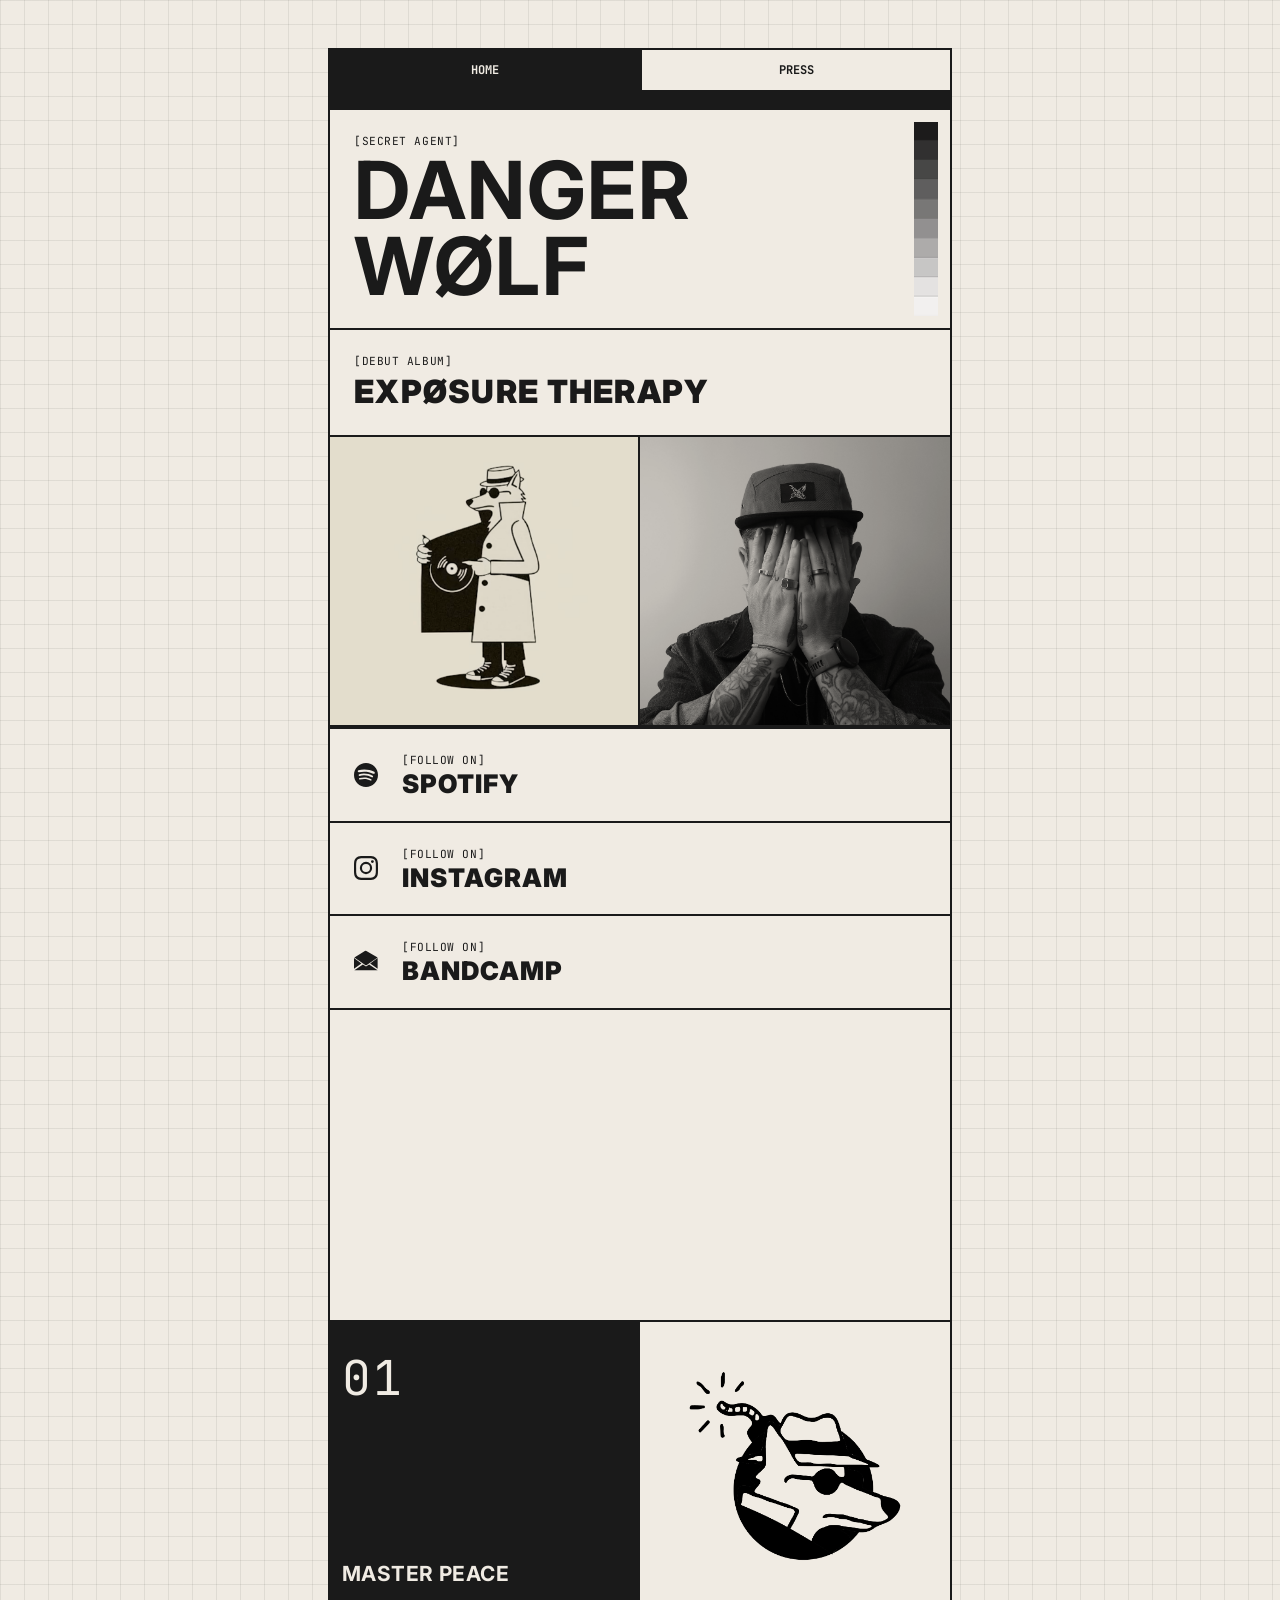
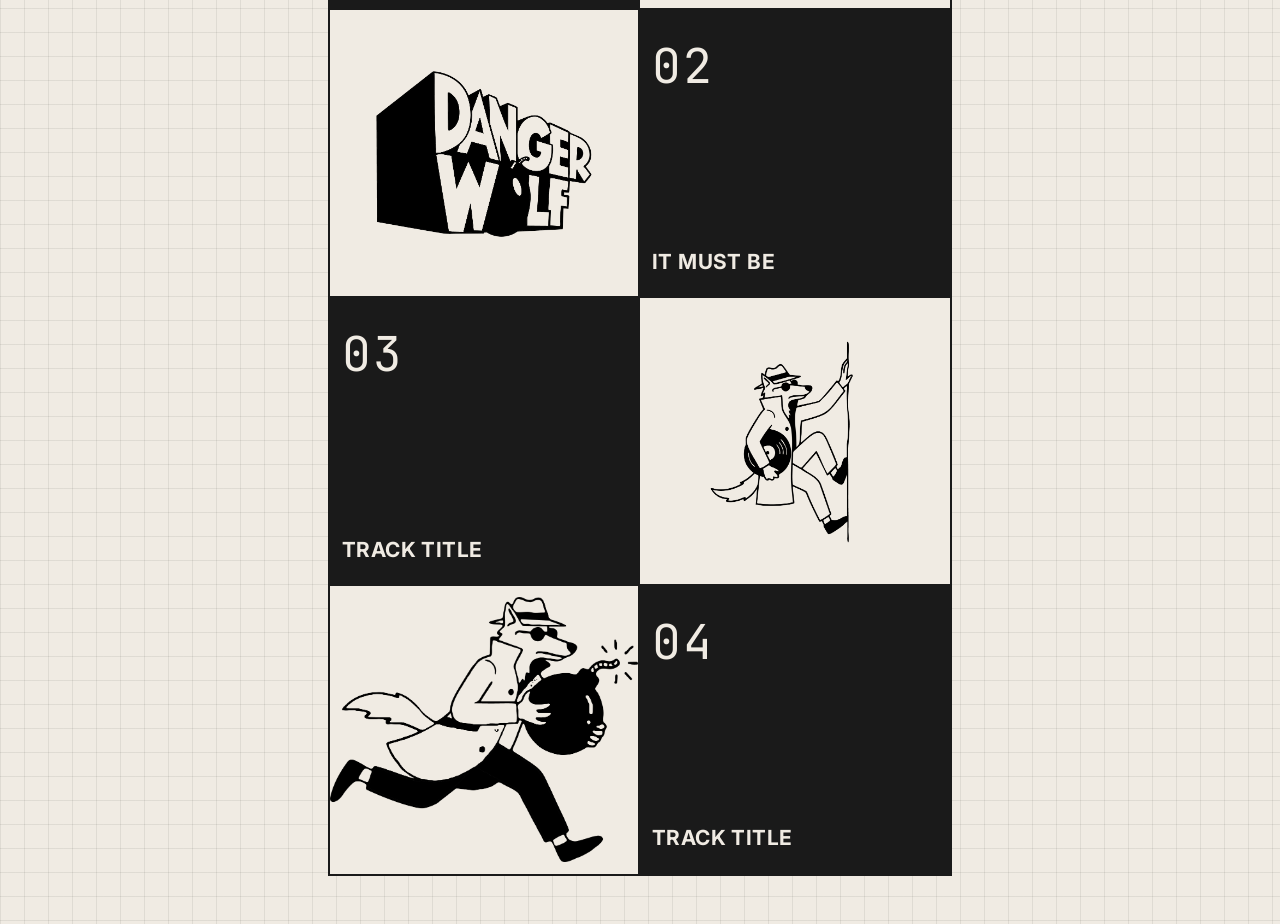
<file: index.html>
<!DOCTYPE html>
<html lang="en">
<head>
  <meta charset="UTF-8">
  <meta name="viewport" content="width=device-width, initial-scale=1.0">
  <title>DANGER WØLF</title>
  <link rel="stylesheet" href="styles.css">
  <link rel="preconnect" href="https://fonts.googleapis.com">
  <link rel="preconnect" href="https://fonts.gstatic.com" crossorigin>
  <link href="https://fonts.googleapis.com/css2?family=JetBrains+Mono:wght@400;700&family=Inter:wght@400;700;800;900&display=swap" rel="stylesheet">
</head>
<body>
  <div class="page">

    <nav class="site-nav" aria-label="Primary navigation">
      <a href="index.html" class="nav-link is-active" aria-current="page">Home</a>
      <a href="press.html" class="nav-link">Press</a>
    </nav>

    <!-- HERO -->
    <section class="hero">
      <div class="hero-header">
        <span class="label">[Secret Agent]</span>
        <h1 class="title">DANGER<br>WØLF</h1>
        <img src="assets/images/image%2041.png" alt="" class="hero-gradient">
      </div>
      <a href="https://open.spotify.com/artist/2Z2HXDt8DXglXomUX35rhi?si=FQW4a91gQvWbIbv7Y4XQkQ" class="album-card" target="_blank" rel="noopener noreferrer">
        <span class="label">[Debut Album]</span>
        <span class="card-title">EXPØSURE THERAPY</span>
      </a>
      <a href="https://www.instagram.com/dangerwolf.mp3/" class="hero-photos" target="_blank" rel="noopener noreferrer">
        <div class="photo-cell">
          <img src="assets/images/danger-wolf-1.png" alt="DANGER WØLF">
        </div>
        <div class="photo-cell">
          <img src="assets/images/danger-wolf-2.png" alt="DANGER WØLF">
        </div>
      </a>
    </section>

    <!-- LINKS -->
    <section class="links">
      <a href="https://open.spotify.com/artist/2Z2HXDt8DXglXomUX35rhi?si=FQW4a91gQvWbIbv7Y4XQkQ" class="link-card" target="_blank" rel="noopener noreferrer">
        <div class="link-icon">
          <svg viewBox="0 0 24 24" width="24" height="24" fill="currentColor">
            <path d="M12 0C5.4 0 0 5.4 0 12s5.4 12 12 12 12-5.4 12-12S18.66 0 12 0zm5.521 17.34c-.24.359-.66.48-1.021.24-2.82-1.74-6.36-2.101-10.561-1.141-.418.122-.779-.179-.899-.539-.12-.421.18-.78.54-.9 4.56-1.021 8.52-.6 11.64 1.32.42.18.479.659.301 1.02zm1.44-3.3c-.301.42-.841.6-1.262.3-3.239-1.98-8.159-2.58-11.939-1.38-.479.12-1.02-.12-1.14-.6-.12-.48.12-1.021.6-1.141C9.6 9.9 15 10.561 18.72 12.84c.361.181.54.78.241 1.2zm.12-3.36C15.24 8.4 8.82 8.16 5.16 9.301c-.6.179-1.2-.181-1.38-.721-.18-.601.18-1.2.72-1.381 4.26-1.26 11.28-1.02 15.721 1.621.539.3.719 1.02.419 1.56-.299.421-1.02.599-1.559.3z"/>
          </svg>
        </div>
        <div class="link-text">
          <span class="label">[FOLLOW ON]</span>
          <span class="link-name">SPOTIFY</span>
        </div>
      </a>

      <a href="https://www.instagram.com/dangerwolf.mp3/" class="link-card" target="_blank" rel="noopener noreferrer">
        <div class="link-icon">
          <svg viewBox="0 0 24 24" width="24" height="24" fill="currentColor">
            <path d="M12 2.163c3.204 0 3.584.012 4.85.07 3.252.148 4.771 1.691 4.919 4.919.058 1.265.069 1.645.069 4.849 0 3.205-.012 3.584-.069 4.849-.149 3.225-1.664 4.771-4.919 4.919-1.266.058-1.644.07-4.85.07-3.204 0-3.584-.012-4.849-.07-3.26-.149-4.771-1.699-4.919-4.92-.058-1.265-.07-1.644-.07-4.849 0-3.204.013-3.583.07-4.849.149-3.227 1.664-4.771 4.919-4.919 1.266-.057 1.645-.069 4.849-.069zM12 0C8.741 0 8.333.014 7.053.072 2.695.272.273 2.69.073 7.052.014 8.333 0 8.741 0 12c0 3.259.014 3.668.072 4.948.2 4.358 2.618 6.78 6.98 6.98C8.333 23.986 8.741 24 12 24c3.259 0 3.668-.014 4.948-.072 4.354-.2 6.782-2.618 6.979-6.98.059-1.28.073-1.689.073-4.948 0-3.259-.014-3.667-.072-4.947-.196-4.354-2.617-6.78-6.979-6.98C15.668.014 15.259 0 12 0zm0 5.838a6.162 6.162 0 100 12.324 6.162 6.162 0 000-12.324zM12 16a4 4 0 110-8 4 4 0 010 8zm6.406-11.845a1.44 1.44 0 100 2.881 1.44 1.44 0 000-2.881z"/>
          </svg>
        </div>
        <div class="link-text">
          <span class="label">[FOLLOW ON]</span>
          <span class="link-name">INSTAGRAM</span>
        </div>
      </a>

      <a href="https://dangerwolf.bandcamp.com/" class="link-card" target="_blank" rel="noopener noreferrer">
        <div class="link-icon">
          <svg viewBox="0 0 24 24" width="24" height="24" fill="currentColor">
            <path d="M0 18.75l7.437-5.313L0 8.121v10.629zm.375-11.37l10.86 7.619a1.31 1.31 0 001.53 0l10.86-7.619L12.39.99a1.31 1.31 0 00-1.53 0L.375 7.38zm23.25.741l-7.437 5.316L23.625 18.75V8.121zM12 16.59l-3.09-2.205L.375 20.25h23.25l-8.535-5.865L12 16.59z"/>
          </svg>
        </div>
        <div class="link-text">
          <span class="label">[FOLLOW ON]</span>
          <span class="link-name">BANDCAMP</span>
        </div>
      </a>

      <div class="video-card">
        <video autoplay loop muted playsinline>
          <source src="assets/images/0%20(3).mp4" type="video/mp4">
        </video>
      </div>
    </section>

    <!-- PHOTO GALLERY -->
    <section class="gallery">
      <div class="gallery-row">
        <a href="https://open.spotify.com/artist/2Z2HXDt8DXglXomUX35rhi?si=FQW4a91gQvWbIbv7Y4XQkQ" class="gallery-cell gallery-label-cell" target="_blank" rel="noopener noreferrer">
          <span class="label">01</span>
          <span class="track-title">Master Peace</span>
        </a>
        <a href="https://www.instagram.com/dangerwolf.mp3/" class="gallery-cell gallery-photo-cell" target="_blank" rel="noopener noreferrer">
          <img src="assets/images/4x/Asset%2011@4x.png" alt="">
        </a>
      </div>
      <div class="gallery-row">
        <a href="https://www.instagram.com/dangerwolf.mp3/" class="gallery-cell gallery-photo-cell" target="_blank" rel="noopener noreferrer">
          <img src="assets/images/4x/Asset%209@4x.png" alt="">
        </a>
        <a href="https://open.spotify.com/artist/2Z2HXDt8DXglXomUX35rhi?si=FQW4a91gQvWbIbv7Y4XQkQ" class="gallery-cell gallery-label-cell" target="_blank" rel="noopener noreferrer">
          <span class="label">02</span>
          <span class="track-title">It Must Be</span>
        </a>
      </div>
      <div class="gallery-row">
        <a href="https://open.spotify.com/artist/2Z2HXDt8DXglXomUX35rhi?si=FQW4a91gQvWbIbv7Y4XQkQ" class="gallery-cell gallery-label-cell" target="_blank" rel="noopener noreferrer">
          <span class="label">03</span>
          <span class="track-title">Track Title</span>
        </a>
        <a href="https://www.instagram.com/dangerwolf.mp3/" class="gallery-cell gallery-photo-cell" target="_blank" rel="noopener noreferrer">
          <img src="assets/images/4x/Asset%2010@4x.png" alt="">
        </a>
      </div>
      <div class="gallery-row">
        <a href="https://www.instagram.com/dangerwolf.mp3/" class="gallery-cell gallery-photo-cell" target="_blank" rel="noopener noreferrer">
          <img src="assets/images/4x/Asset%207@4x.png" alt="">
        </a>
        <a href="https://open.spotify.com/artist/2Z2HXDt8DXglXomUX35rhi?si=FQW4a91gQvWbIbv7Y4XQkQ" class="gallery-cell gallery-label-cell" target="_blank" rel="noopener noreferrer">
          <span class="label">04</span>
          <span class="track-title">Track Title</span>
        </a>
      </div>
    </section>

  </div>

  <script src="scripts.js"></script>
</body>
</html>
</file>
<file: styles.css>
* {
  margin: 0;
  padding: 0;
  box-sizing: border-box;
}

:root {
  --bg: #F0EBE3;
  --text: #1a1a1a;
  --border: 2px solid #1a1a1a;
}

html {
  scroll-behavior: smooth;
}

body {
  font-family: 'JetBrains Mono', monospace;
  background: var(--bg);
  background-image:
    linear-gradient(rgba(26, 26, 26, 0.08) 1px, transparent 1px),
    linear-gradient(90deg, rgba(26, 26, 26, 0.08) 1px, transparent 1px);
  background-size: 24px 24px;
  color: var(--text);
  min-height: 100vh;
  overflow-x: hidden;
}

.page {
  max-width: 720px;
  margin: 0 auto;
  padding: 24px;
  display: flex;
  flex-direction: column;
  gap: 0;
}

/* ─── NAVIGATION ─── */
.site-nav {
  display: grid;
  grid-template-columns: 1fr 1fr;
  border: var(--border);
  border-bottom: 0;
  background: var(--bg);
}

.nav-link {
  padding: 12px 16px;
  color: var(--text);
  font-size: 0.75rem;
  font-weight: 700;
  text-align: center;
  text-decoration: none;
  text-transform: uppercase;
}

.nav-link + .nav-link {
  border-left: var(--border);
}

.nav-link:hover,
.nav-link.is-active {
  background: var(--text);
  color: var(--bg);
}

/* ─── LABELS ─── */
.label {
  font-family: 'JetBrains Mono', monospace;
  font-size: 0.7rem;
  font-weight: 400;
  letter-spacing: 0.05em;
  text-transform: uppercase;
  display: block;
}

/* ─── HERO ─── */
.hero {
  display: flex;
  flex-direction: column;
  gap: 0;
}

.hero-header {
  border: var(--border);
  border-top: 20px solid #1a1a1a;
  padding: 24px;
  display: flex;
  flex-direction: column;
  gap: 4px;
  background: var(--bg);
  position: relative;
}

.hero-gradient {
  position: absolute;
  top: 12px;
  right: 12px;
  bottom: 12px;
  height: calc(100% - 24px);
  width: auto;
  display: block;
  object-fit: contain;
}

.title {
  font-family: 'Inter', sans-serif;
  font-size: 3.5rem;
  font-weight: 700;
  line-height: 0.95;
  letter-spacing: 0.02em;
  text-transform: uppercase;
}

.hero-photos {
  display: grid;
  grid-template-columns: 1fr 1fr;
  border-left: var(--border);
  border-right: var(--border);
  border-top: var(--border);
  border-bottom: var(--border);
  margin-top: -2px;
  text-decoration: none;
}

.hero-photos .photo-cell {
  height: 192px;
  overflow: hidden;
  background: var(--bg);
}

.hero-photos .photo-cell:first-child {
  border-right: var(--border);
}

.hero-photos .photo-cell img {
  width: 100%;
  height: 100%;
  object-fit: cover;
  display: block;
  mix-blend-mode: multiply;
}

.album-card {
  border: var(--border);
  margin-top: -2px;
  padding: 24px;
  display: flex;
  flex-direction: column;
  gap: 4px;
  text-decoration: none;
  color: var(--text);
  background: var(--bg);
  transition: background 0.2s ease;
}

.album-card:hover {
  background: var(--text);
  color: var(--bg);
}

.card-title {
  font-family: 'Inter', sans-serif;
  font-size: 1.65rem;
  font-weight: 900;
  letter-spacing: 0.04em;
  text-transform: uppercase;
}

/* ─── LINKS ─── */
.links {
  display: flex;
  flex-direction: column;
  margin-top: 0;
  gap: 0;
}

.link-card {
  display: flex;
  align-items: center;
  gap: 24px;
  border: var(--border);
  margin-top: -2px;
  padding: 24px;
  text-decoration: none;
  color: var(--text);
  background: var(--bg);
  transition: background 0.2s ease, transform 0.2s ease;
  cursor: pointer;
}

.link-card:first-child {
  margin-top: 0;
}

.link-card:hover {
  background: var(--text);
  color: var(--bg);
}

.link-card:active {
  transform: scale(0.98);
}

.link-icon {
  width: 24px;
  height: 24px;
  flex-shrink: 0;
  display: flex;
  align-items: center;
  justify-content: center;
}

.link-icon svg {
  width: 24px;
  height: 24px;
}

.link-text {
  display: flex;
  flex-direction: column;
  gap: 4px;
}

.link-name {
  font-family: 'Inter', sans-serif;
  font-size: 1.35rem;
  font-weight: 900;
  letter-spacing: 0.04em;
  text-transform: uppercase;
  line-height: 1;
}

/* ─── VIDEO CARD ─── */
.video-card {
  border: var(--border);
  margin-top: -2px;
  overflow: hidden;
  background: var(--bg);
}

.video-card video {
  width: 100%;
  display: block;
  mix-blend-mode: multiply;
}

/* ─── GALLERY ─── */
.gallery {
  margin-top: 0;
  display: flex;
  flex-direction: column;
}

.gallery-row {
  display: grid;
  grid-template-columns: 1fr 1fr;
  border-left: var(--border);
  border-right: var(--border);
  border-top: var(--border);
  margin-top: -2px;
}

.gallery-row:last-child {
  border-bottom: var(--border);
}

.gallery-cell {
  height: 192px;
  overflow: hidden;
  position: relative;
  background: var(--bg);
}

.gallery-row .gallery-cell:first-child {
  border-right: var(--border);
}

.gallery-label-cell {
  display: flex;
  flex-direction: column;
  justify-content: space-between;
  align-items: flex-start;
  padding: 24px 24px 24px 12px;
  background: var(--text);
  color: var(--bg);
  text-decoration: none;
  transition: background 0.2s ease, color 0.2s ease;
}

.gallery-label-cell:hover {
  background: var(--bg);
  color: var(--text);
}

.gallery-label-cell:hover .label,
.gallery-label-cell:hover .track-title {
  color: var(--text);
}

.gallery-label-cell .label {
  color: var(--bg);
  font-size: 2.1rem;
}

.track-title {
  font-family: 'Inter', sans-serif;
  font-size: 1.1rem;
  font-weight: 700;
  text-transform: uppercase;
  letter-spacing: 0.02em;
  color: var(--bg);
}

.gallery-photo-cell img {
  width: 100%;
  height: 100%;
  object-fit: contain;
  display: block;
  mix-blend-mode: multiply;
}

a.gallery-photo-cell {
  display: block;
}

/* ─── PRESS KIT ─── */
.press-page main {
  border: var(--border);
}

.press-hero {
  min-height: 560px;
  position: relative;
  overflow: hidden;
  background: var(--text);
}

.press-hero::after {
  content: '';
  position: absolute;
  inset: 0;
  background: linear-gradient(180deg, rgba(26, 26, 26, 0.05) 35%, rgba(26, 26, 26, 0.82) 100%);
}

.press-hero video {
  width: 100%;
  height: 100%;
  position: absolute;
  inset: 0;
  object-fit: cover;
  filter: grayscale(100%) contrast(1.08);
}

.press-hero-copy {
  position: absolute;
  z-index: 1;
  right: 24px;
  bottom: 24px;
  left: 24px;
  color: var(--bg);
}

.press-title {
  margin-top: 10px;
  font-family: 'Inter', sans-serif;
  font-size: clamp(3.6rem, 13vw, 6.8rem);
  font-weight: 900;
  line-height: 0.82;
  letter-spacing: 0;
}

.press-edition {
  position: absolute;
  right: 0;
  bottom: 4px;
  font-size: 0.7rem;
}

.press-section {
  display: grid;
  grid-template-columns: 140px 1fr;
  border-top: var(--border);
  background: var(--bg);
}

.section-index {
  padding: 24px 16px;
  border-right: var(--border);
}

.section-content {
  padding: 48px 32px;
}

.section-content h2,
.media-heading h2,
.contact-section h2 {
  margin-bottom: 24px;
  font-family: 'Inter', sans-serif;
  font-size: 2rem;
  font-weight: 900;
  line-height: 1;
  letter-spacing: 0;
  text-transform: uppercase;
}

.section-content p {
  max-width: 46ch;
  font-size: 0.85rem;
  line-height: 1.75;
}

.section-content p + p {
  margin-top: 18px;
}

.press-lede {
  font-family: 'Inter', sans-serif;
  font-size: 1.15rem !important;
  font-weight: 700;
  line-height: 1.45 !important;
}

.facts-list {
  border-top: var(--border);
}

.facts-list div {
  display: grid;
  grid-template-columns: 1fr 1.6fr;
  gap: 16px;
  padding: 12px 0;
  border-bottom: var(--border);
  font-size: 0.75rem;
}

.facts-list dt {
  text-transform: uppercase;
}

.facts-list dd {
  font-weight: 700;
}

.sound-section .facts-list {
  border-top: 0;
}

.sound-section .facts-list div:last-child {
  border-bottom: 0;
}

.audio-player {
  padding: 18px;
  border: var(--border);
  background: var(--text);
  color: var(--bg);
}

.now-playing {
  display: block;
  margin: 6px 0 14px;
  font-family: 'Inter', sans-serif;
  font-size: 1rem;
  text-transform: uppercase;
}

.audio-player audio {
  width: 100%;
  height: 34px;
  display: block;
}

.music-group {
  margin-top: 32px;
}

.music-group h3 {
  margin-bottom: 10px;
  font-family: 'Inter', sans-serif;
  font-size: 1.15rem;
  font-weight: 900;
  letter-spacing: 0;
  text-transform: uppercase;
}

.track-list {
  list-style: none;
  border-top: var(--border);
}

.track-list li {
  min-height: 46px;
  display: grid;
  grid-template-columns: 36px minmax(0, 1fr) 36px;
  align-items: center;
  border-bottom: var(--border);
  font-family: 'Inter', sans-serif;
  font-size: 0.76rem;
  font-weight: 700;
  text-transform: uppercase;
}

.track-list li > span {
  min-width: 0;
  padding: 10px 8px;
  overflow-wrap: anywhere;
}

.track-list small {
  margin-right: 8px;
  font-family: 'JetBrains Mono', monospace;
  font-size: 0.6rem;
  font-weight: 400;
}

.track-play,
.track-list a {
  width: 36px;
  align-self: stretch;
  display: flex;
  align-items: center;
  justify-content: center;
  border: 0;
  background: transparent;
  color: inherit;
  font: inherit;
  text-decoration: none;
  cursor: pointer;
}

.track-play {
  border-right: var(--border);
}

.track-list a {
  border-left: var(--border);
  font-size: 1rem;
}

.track-play:hover,
.track-list a:hover,
.track-list li.is-current .track-play {
  background: var(--text);
  color: var(--bg);
}

.singles-list {
  border-color: var(--bg);
  background: var(--text);
  color: var(--bg);
}

.singles-list li,
.singles-list .track-play,
.singles-list a {
  border-color: var(--bg);
}

.singles-list .track-play:hover,
.singles-list a:hover,
.singles-list li.is-current .track-play {
  background: var(--bg);
  color: var(--text);
}

.press-actions {
  display: grid;
  margin-top: 28px;
  border: var(--border);
}

.press-button {
  display: flex;
  justify-content: space-between;
  padding: 16px;
  color: var(--text);
  font-size: 0.75rem;
  font-weight: 700;
  text-decoration: none;
  text-transform: uppercase;
}

.press-button + .press-button {
  border-top: var(--border);
}

.press-button:hover {
  background: var(--text);
  color: var(--bg);
}

.press-media,
.press-video {
  border-top: var(--border);
  background: var(--bg);
}

.media-heading {
  padding: 32px;
}

.media-heading h2 {
  margin: 8px 0 0;
}

.press-photo-grid {
  display: grid;
  grid-template-columns: 1fr 1fr;
  border-top: var(--border);
}

.press-photo + .press-photo {
  border-left: var(--border);
}

.press-photo img {
  width: 100%;
  aspect-ratio: 4 / 5;
  display: block;
  object-fit: cover;
  filter: grayscale(100%);
}

.press-photo figcaption {
  display: flex;
  justify-content: space-between;
  padding: 12px;
  border-top: var(--border);
  font-size: 0.65rem;
  text-transform: uppercase;
}

.press-photo figcaption a {
  color: inherit;
  font-weight: 700;
}

.press-video video {
  width: 100%;
  display: block;
  border-top: var(--border);
  mix-blend-mode: multiply;
}

.contact-section {
  padding: 64px 32px;
  border-top: var(--border);
  background: var(--text);
  color: var(--bg);
}

.contact-section h2 {
  max-width: 10ch;
  margin: 12px 0 32px;
  font-size: 2.8rem;
}

.contact-section a {
  display: flex;
  justify-content: space-between;
  padding: 14px 0;
  border-top: 2px solid var(--bg);
  border-bottom: 2px solid var(--bg);
  color: inherit;
  font-size: 0.75rem;
  font-weight: 700;
  text-decoration: none;
  text-transform: uppercase;
}

.site-footer {
  display: flex;
  justify-content: space-between;
  padding: 12px 2px 0;
  font-size: 0.6rem;
  text-transform: uppercase;
}

/* ─── RESPONSIVE ─── */
@media (min-width: 768px) {
  .page {
    padding: 48px;
  }

  .title {
    font-size: 5rem;
  }

  .hero-photos .photo-cell {
    height: 288px;
  }

  .gallery-cell {
    height: 288px;
  }

  .card-title {
    font-size: 2rem;
  }

  .link-name {
    font-size: 1.6rem;
  }

  .gallery-label-cell .label {
    font-size: 3rem;
  }

  .track-title {
    font-size: 1.3rem;
  }
}

@media (max-width: 480px) {
  .page {
    padding: 12px;
  }

  .title {
    font-size: 3rem;
  }

  .hero-photos .photo-cell {
    height: 168px;
  }

  .gallery-cell {
    height: 168px;
  }

  .press-hero {
    min-height: calc(100svh - 96px);
  }

  .press-hero-copy {
    right: 16px;
    bottom: 20px;
    left: 16px;
  }

  .press-section {
    grid-template-columns: 1fr;
  }

  .section-index {
    padding: 14px 16px;
    border-right: 0;
    border-bottom: var(--border);
  }

  .section-content,
  .media-heading {
    padding: 32px 20px;
  }

  .music-section .section-content {
    padding-right: 14px;
    padding-left: 14px;
  }

  .section-content h2,
  .media-heading h2 {
    font-size: 1.65rem;
  }

  .press-photo-grid {
    grid-template-columns: 1fr;
  }

  .press-photo + .press-photo {
    border-top: var(--border);
    border-left: 0;
  }

  .contact-section {
    padding: 48px 20px;
  }

  .contact-section h2 {
    font-size: 2.2rem;
  }
}
</file>
